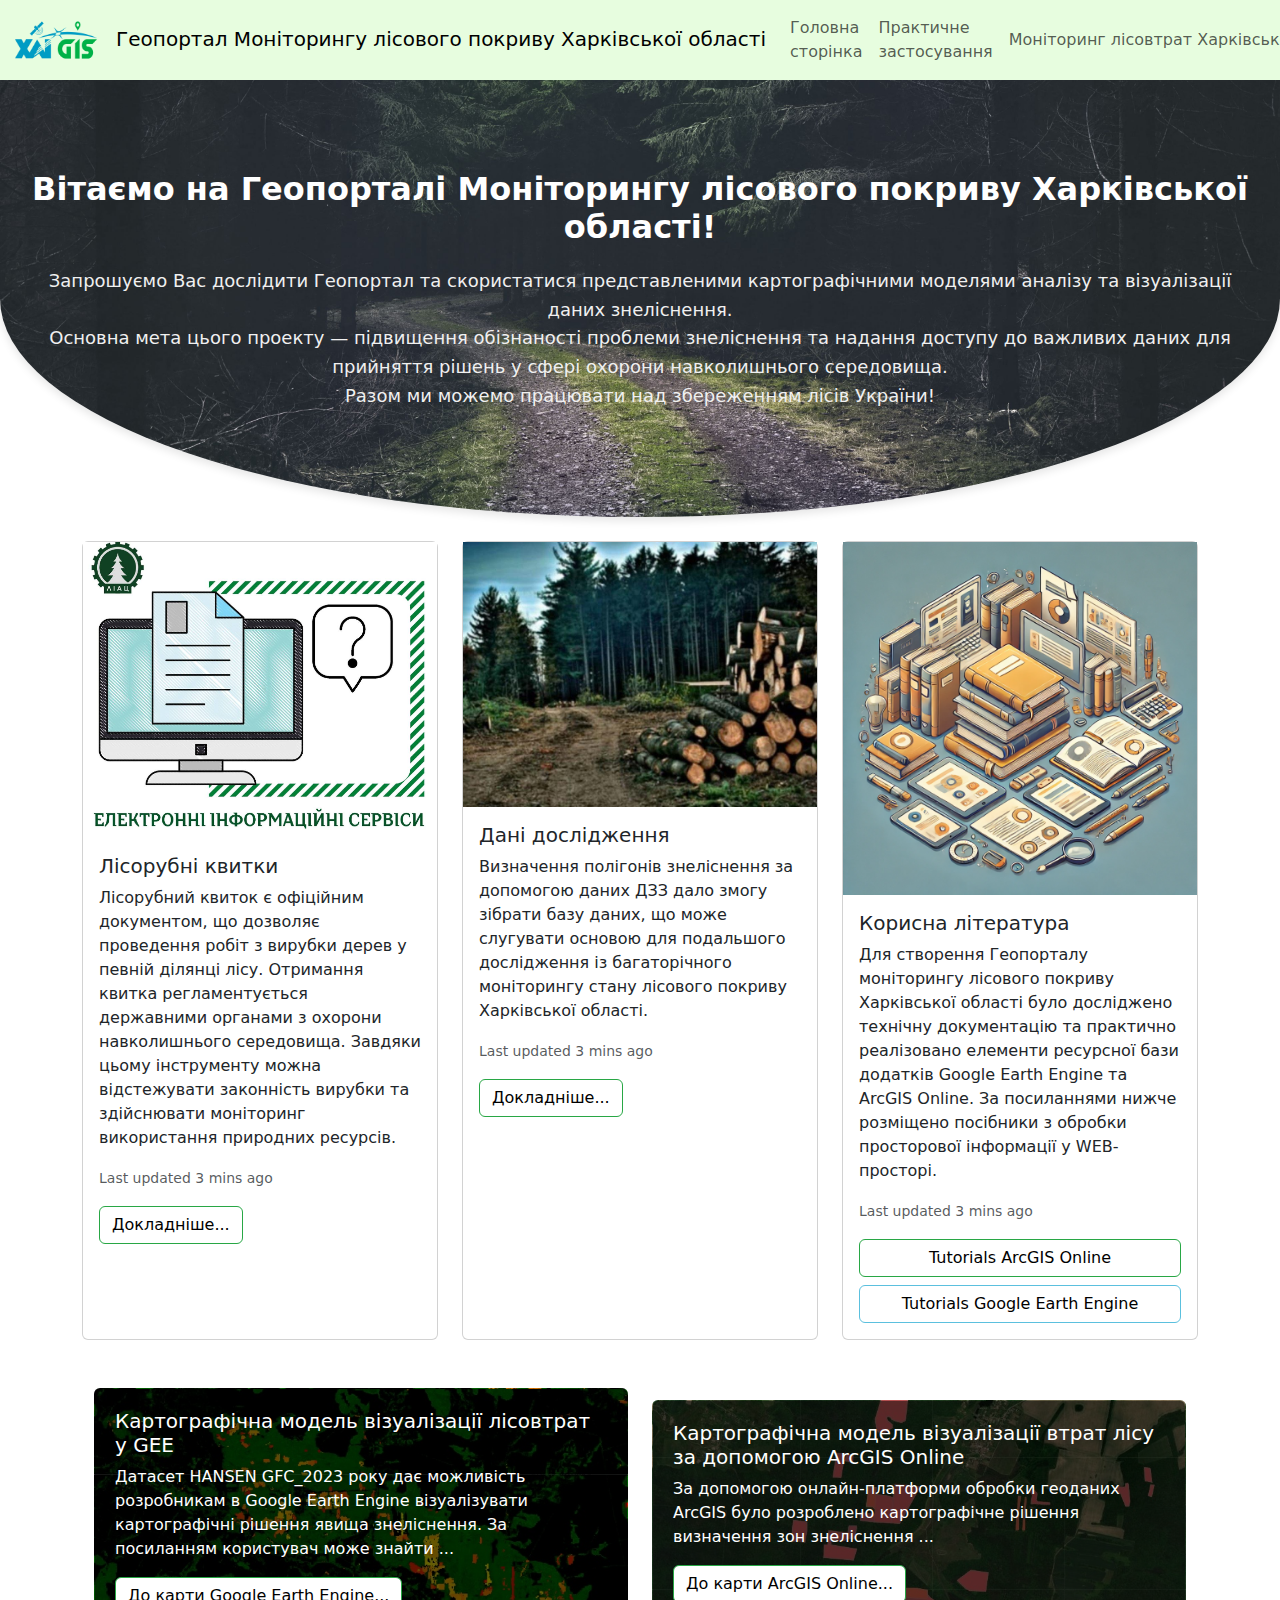
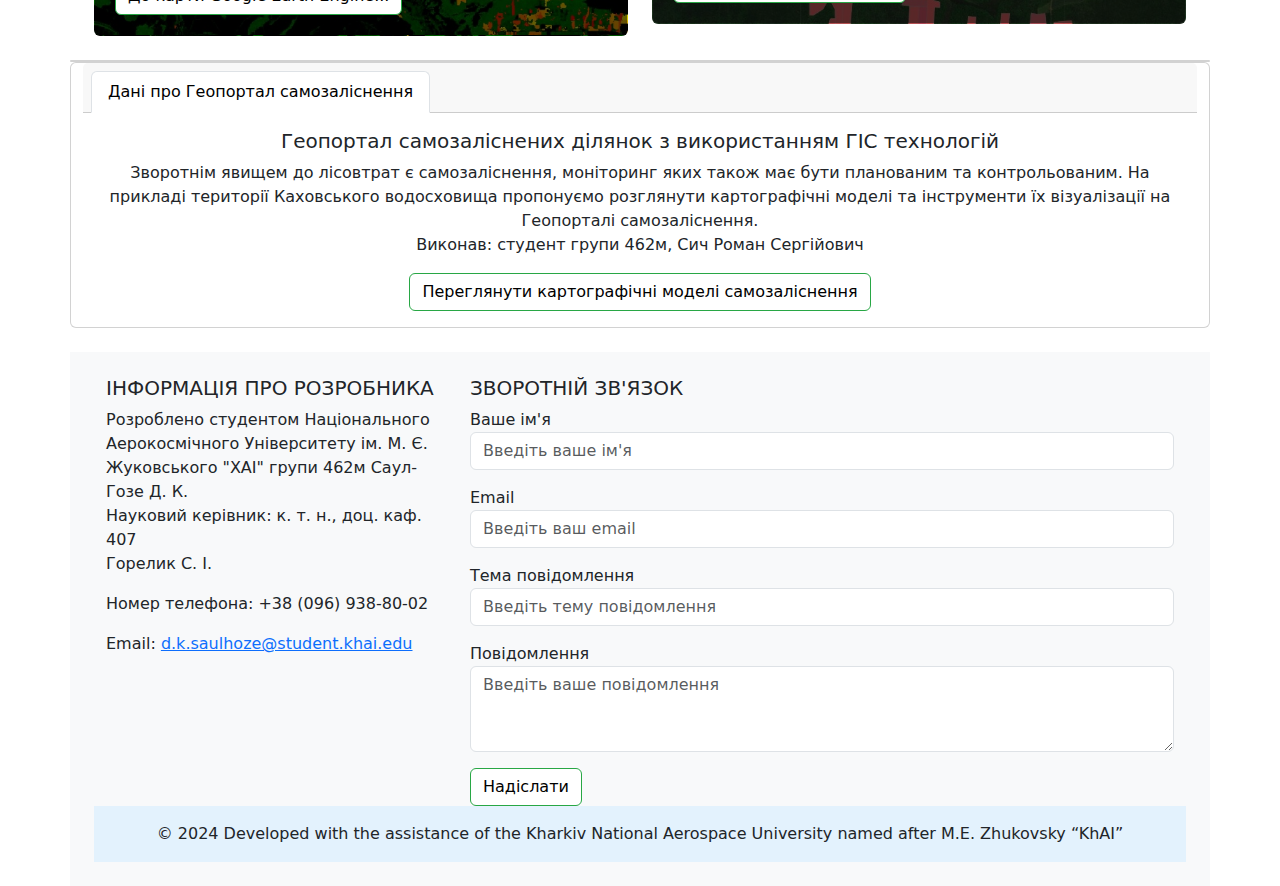
<file: index.html>
<!DOCTYPE html>
<html lang="en">
<head>
  <meta charset="UTF-8">
  <meta name="viewport" content="width=device-width, initial-scale=1.0">
  <title>Геопортал Моніторингу лісового покриву Харківської області</title>
  <link href="css/bootstrap.css" rel="stylesheet">
  <link rel="apple-touch-icon" sizes="180x180" href="files/apple-touch-icon.png">
  <link rel="icon" type="image/png" sizes="32x32" href="files/favicon-32x32.png">
  <link rel="icon" type="image/png" sizes="16x16" href="files/favicon-16x16.png">
  <link rel="manifest" href="files/site.webmanifest">
 

  

</head>
<nav class="navbar navbar-expand-lg navbar-light" style="background-color: #e7fddf;">
  <div class="container-fluid">
    <a class="navbar-brand" href="index.html">
      <img src="pictures/logo.png" alt="Лого" style="height: 40px; margin-right: 10px;">
      Геопортал Моніторингу лісового покриву Харківської області
    </a>
    <button class="navbar-toggler" type="button" data-bs-toggle="collapse" data-bs-target="#navbarNavAltMarkup" aria-controls="navbarNavAltMarkup" aria-expanded="false" aria-label="Toggle navigation">
      <span class="navbar-toggler-icon"></span>
    </button>
    <div class="collapse navbar-collapse" id="navbarNavAltMarkup">
      <div class="navbar-nav me-auto align-items-center"> <!-- Убедитесь, что все элементы выровнены по центру -->
        <a class="nav-link" aria-current="page" href="index.html?">Головна сторінка</a>
        <a class="nav-link" href="data.html">Практичне застосування</a>
        <div class="nav-item dropdown">
          <a class="nav-link dropdown-toggle" href="#" id="navbarDropdown" role="button" data-bs-toggle="dropdown" aria-expanded="false">
            Моніторинг лісовтрат Харківської області
          </a>
          <ul class="dropdown-menu" aria-labelledby="navbarDropdown">
            <li><a class="dropdown-item" href="https://ee-denchikandrienko.projects.earthengine.app/view/loggingkharkov">Моніторинг від GEE</a></li>
            <li><a class="dropdown-item" href="arcgis.html">Моніторинг від ArcGIS Online</a></li>
          </ul>
        </div>
        <a class="nav-link disabled" href="#" tabindex="-1" aria-disabled="true"></a>
      </div>
      <form class="d-flex">
        <input class="form-control me-2" type="search" placeholder="Я шукаю..." aria-label="Search">
        <button class="btn btn-outline-success" type="submit">Пошук</button>
      </form>
    </div>
  </div>
</nav>






<head>
  <style>
    /* Container styling */
    .curved-container {
      width: 100%; /* Full width */
      padding: 90px 30px; /* Increased padding for height */
      text-align: center; /* Center text */
      border-radius: 0 0 50% 50%; /* Curved bottom */
      background-color: #eef9ea; /* Light background color */
      background-image: url('pictures/vvvv.jpg'); /* Replace with your image path */
      background-size: cover;
      background-position: center;
      box-shadow: 0px 4px 8px rgba(0, 0, 0, 0.1); /* Subtle shadow */
      color: #ffffff; /* White text color for readability */
      margin: 0; /* Removes any default margin */
    }

    /* Title styling */
    .curved-container .info-title {
      font-size: 32px;
      font-weight: 900; /* Extra bold title */
      color: #ffffff; /* White title color */
      margin-bottom: 20px;
    }

    /* Text styling */
    .curved-container .info-text {
      font-size: 18px;
      color: #f0f0f0; /* Slightly off-white for better contrast */
      line-height: 1.6;
    }
  </style>
</head>
<body>

  <!-- Curved container -->
  <div class="curved-container">
    <h5 class="info-title">Вітаємо на Геопорталі Моніторингу лісового покриву Харківської області!</h5>
    <p class="info-text">
      Запрошуємо Вас дослідити Геопортал  та скористатися представленими картографічними моделями аналізу та візуалізації даних знеліснення.<br>Основна мета цього проекту — підвищення обізнаності проблеми знеліснення та надання доступу до важливих даних для прийняття рішень у сфері охорони навколишнього середовища.<br>Разом ми можемо працювати над збереженням лісів України!
    </p>
  </div>

</body>
</html>





<!-- Блок с картами под заголовками -->
<div class="container mt-4">
  <div class="row">
      <!-- Карта для "Теоретичні відомості" -->
      <div class="col-md-4 d-flex">
          <div class="card-custom card">
              <img src="pictures/ticket.png" class="card-img-top-custom" alt="Лісорубні квитки">
              <div class="card-body">
                  <h5 class="card-title">Лісорубні квитки</h5>
                  <p class="card-text">Лісорубний квиток є офіційним документом, що дозволяє проведення робіт з вирубки дерев у певній ділянці лісу. Отримання квитка регламентується державними органами з охорони навколишнього середовища. Завдяки цьому інструменту можна відстежувати законність вирубки та здійснювати моніторинг використання природних ресурсів.</p>
                  <p class="card-text"><small class="text-muted">Last updated 3 mins ago</small></p>
                  <!-- Добавляем кнопку -->
                  <a href="https://lk.ukrforest.com/forest-tickets/" target="_blank" class="btn btn-primary">Докладніше...</a>
              </div>
          </div>
      </div>

      <!-- Карта для "Методичні вказівки" -->
      <div class="col-md-4 d-flex">
          <div class="card-custom card">
              <img src="pictures/bazadanix.png" class="card-img-top-custom" alt="Методичні вказівки">
              <div class="card-body">
                  <h5 class="card-title">Дані дослідження</h5>
                  <p class="card-text">Визначення полігонів знеліснення за допомогою даних ДЗЗ дало змогу зібрати базу даних, що може слугувати основою для подальшого дослідження із багаторічного моніторингу стану лісового покриву Харківської області.</p>
                  <p class="card-text"><small class="text-muted">Last updated 3 mins ago</small></p>
                  <!-- Добавляем кнопку -->
                  <a href="data.html" target="_blank"class="btn btn-primary">Докладніше...</a>
              </div>
          </div>
      </div>

      <!-- Карта для "Корисна література" -->
      <div class="col-md-4 d-flex">
        <div class="card-custom card">
            <img src="pictures/literatura.png" class="card-img-top-custom" alt="Корисна література">
            <div class="card-body">
                <h5 class="card-title">Корисна література</h5>
                <p class="card-text">Для створення Геопорталу моніторингу лісового покриву Харківської області було досліджено технічну документацію та практично реалізовано елементи ресурсної бази додатків Google Earth Engine та ArcGIS Online. За посиланнями нижче розміщено посібники з обробки просторової інформації у WEB-просторі.</p>
                <p class="card-text"><small class="text-muted">Last updated 3 mins ago</small></p>
                <!-- Добавляем кнопки в Flex-контейнер для выравнивания -->
                <div class="d-flex flex-column">
                    <a href="https://www.esri.com/en-us/arcgis/products/arcgis-online/resources" target="_blank" class="btn btn-primary mb-2">Tutorials ArcGIS Online</a>
                    <a href="https://developers.google.com/earth-engine/datasets/" target="_blank" class="btn btn-secondary">Tutorials Google Earth Engine</a>
                </div>
            </div>
        </div>
      </div>
      




      <div class="row mt-5 justify-content-center" style="margin: 20px 30px 0 0;">
        <!-- First Card with Background Image -->
        <div class="col-sm-6 d-flex align-items-center">
          <div class="card flex-fill d-flex flex-column" style="background-image: url('pictures/geelink.jpg'); background-size: cover; background-position: center; color: white;">
            <div class="card-body d-flex flex-grow-1 flex-column" style="background-color: rgba(0, 0, 0, 0.6); border-radius: 5px; padding: 20px;">
              <h5 class="card-title">Картографічна модель візуалізації лісовтрат у GEE</h5>
              <p class="card-text">Датасет HANSEN GFC_2023 року дає можливість розробникам в Google Earth Engine візуалізувати картографічні рішення явища знеліснення. За посиланням користувач може знайти ...</p>
              <div class="mt-auto">
                <a href="https://ee-denchikandrienko.projects.earthengine.app/view/loggingkharkov" target="_blank" class="btn btn-primary">До карти Google Earth Engine...</a>
              </div>
            </div>
          </div>
        </div>
      
        <!-- Second Card with Background Image -->
        <div class="col-sm-6 d-flex align-items-center">
          <div class="card flex-fill d-flex flex-column" style="background-image: url('pictures/arclink.jpg'); background-size: cover; background-position: center; color: white;">
            <div class="card-body d-flex flex-grow-1 flex-column" style="background-color: rgba(0, 0, 0, 0.6); border-radius: 5px; padding: 20px;">
              <h5 class="card-title">Картографічна модель візуалізації втрат лісу за допомогою ArcGIS Online</h5>
              <p class="card-text">За допомогою онлайн-платформи обробки геоданих ArcGIS було розроблено картографічне рішення визначення зон знеліснення ...</p>
              <div class="mt-auto">
                <a href="arcgis.html" target="_blank" class="btn btn-primary">До карти ArcGIS Online...</a>
              </div>
            </div>
          </div>
        </div>
      </div>
      


<div class="card text-center mt-4"></div>
      <div class="card text-center">
        <div class="card-header">
          <ul class="nav nav-tabs card-header-tabs">
            <li class="nav-item">
              <a class="nav-link active" aria-current="true" href="#">Дані про Геопортал самозаліснення</a>
            </li>
          </ul>
        </div>
        <div class="card-body">
          <h5 class="card-title">Геопортал самозаліснених ділянок з використанням ГІС технологій</h5>
          <p class="card-text">Зворотнім явищем до лісовтрат є самозаліснення, моніторинг яких також має бути планованим та контрольованим. На прикладі території Каховського водосховища пропонуємо розглянути картографічні моделі та інструменти їх візуалізації на Геопорталі самозаліснення.<br>Виконав: студент групи 462м, Сич Роман Сергійович</p>
          <a href="https://heisdejavu.github.io/Kahovske_resoir_geo/index.html" target="_blank" class="btn btn-primary">Переглянути картографічні моделі самозаліснення</a>
        </div>
      </div>
    
      


<!-- Footer -->
<footer class="bg-light text-center text-lg-start mt-4">
  <div class="container-fluid p-4">
    <div class="row">
      <!-- Контактная информация -->
      <div class="col-lg-4 col-md-6 mb-4 mb-md-0">
        <h5 class="text-uppercase">Інформація про розробника</h5>
        <ul class="list-unstyled mb-0">
          <li>
            <p>Розроблено студентом Національного Аерокосмічного Університету ім. М. Є. Жуковського "ХАІ" групи 462м Саул-Гозе Д. К.<br>Науковий керівник: к. т. н., доц. каф. 407<br>Горелик С. І.</p>

          </li>
          <li>
            <p>Номер телефона: +38 (096) 938-80-02</p>
          </li>
          <li>
            <p>Email: <a href="mailto:denis@example.com">d.k.saulhoze@student.khai.edu</a></p>
          </li>
        </ul>
      </div>

<!-- Форма обратной связи -->
<div class="col-lg-8 col-md-6 mb-4 mb-md-0">
  <h5 class="text-uppercase">Зворотній зв'язок</h5>
  <form action="https://api.web3forms.com/submit" method="POST" id="contactForm">
    <!-- Добавляем ключ API -->
    <input type="hidden" name="access_key" value="00d009d6-f384-472d-87e5-00bc49c7595f">
    <div class="form-group mb-3">
      <label for="name">Ваше ім'я</label>
      <input type="text" class="form-control" id="name" name="name" placeholder="Введіть ваше ім'я" required>
    </div>
    <div class="form-group mb-3">
      <label for="email">Email</label>
      <input type="email" class="form-control" id="email" name="email" placeholder="Введіть ваш email" required>
    </div>
    <div class="form-group mb-3">
      <label for="subject">Тема повідомлення</label>
      <input type="text" class="form-control" id="subject" name="subject" placeholder="Введіть тему повідомлення" required>
    </div>
    <div class="form-group mb-3">
      <label for="message">Повідомлення</label>
      <textarea class="form-control" id="message" name="message" rows="3" placeholder="Введіть ваше повідомлення" required></textarea>
    </div>
    <button type="submit" class="btn btn-primary">Надіслати</button>
    <!-- Скрытое поле для предотвращения спама -->
    <input type="hidden" name="redirect" value="thank.html">
  </form>
</div>


  <!-- Copyright -->
  <div class="text-center p-3" style="background-color: #e3f2fd;">
    © 2024 Developed with the assistance of the Kharkiv National Aerospace University named after M.E. Zhukovsky “KhAI”
  </div>
</footer>





<script src="js/bootstrap.bundle.js"></script>
</html>
</file>
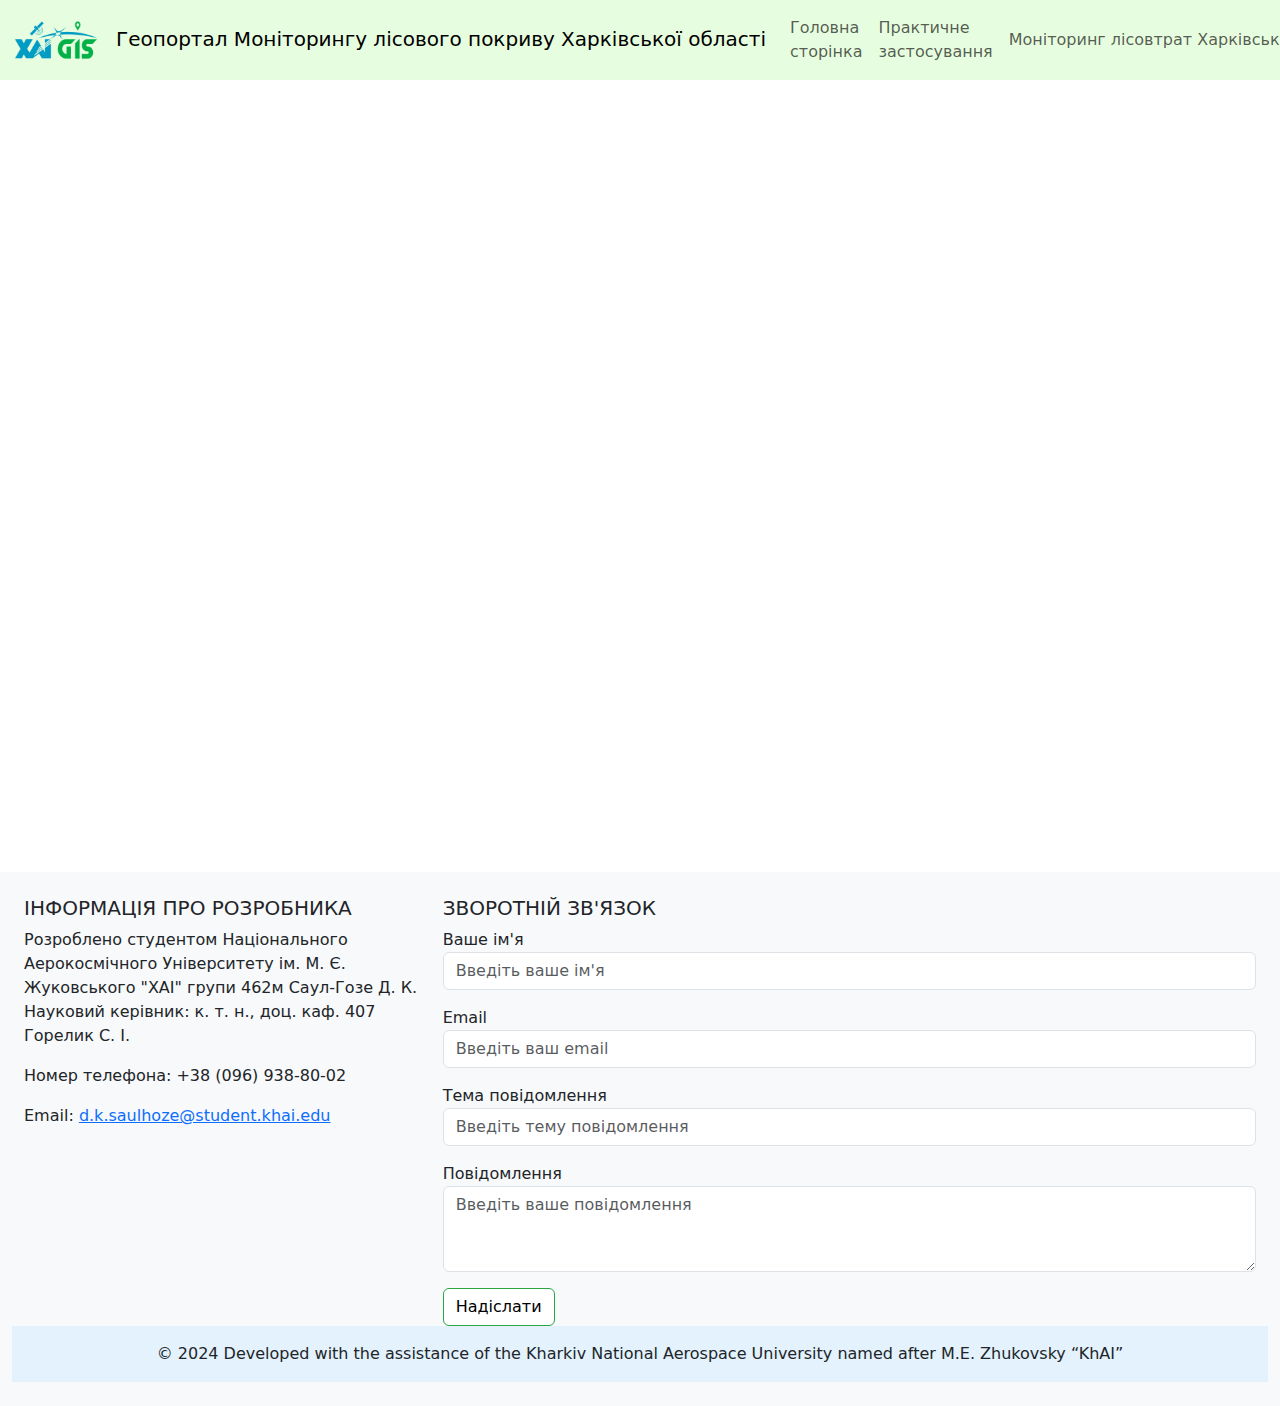
<file: arcgis.html>
<!DOCTYPE html>
<html lang="en">
<head>
  <meta charset="UTF-8">
  <meta name="viewport" content="width=device-width, initial-scale=1.0">
  <title>Моніторинг лісового покриву у ArcGIS Online</title>
  <link href="css/bootstrap.css" rel="stylesheet">
  <link rel="apple-touch-icon" sizes="180x180" href="files/apple-touch-icon.png">
  <link rel="icon" type="image/png" sizes="32x32" href="files/favicon-32x32.png">
  <link rel="icon" type="image/png" sizes="16x16" href="files/favicon-16x16.png">
  <link rel="manifest" href="files/site.webmanifest">
  

</head>
<nav class="navbar navbar-expand-lg navbar-light" style="background-color: #e7fddf;">
  <div class="container-fluid">
    <a class="navbar-brand" href="index.html">
      <img src="pictures/logo.png" alt="Лого" style="height: 40px; margin-right: 10px;">
      Геопортал Моніторингу лісового покриву Харківської області
    </a>
    <button class="navbar-toggler" type="button" data-bs-toggle="collapse" data-bs-target="#navbarNavAltMarkup" aria-controls="navbarNavAltMarkup" aria-expanded="false" aria-label="Toggle navigation">
      <span class="navbar-toggler-icon"></span>
    </button>
    <div class="collapse navbar-collapse" id="navbarNavAltMarkup">
      <div class="navbar-nav me-auto align-items-center"> <!-- Убедитесь, что все элементы выровнены по центру -->
        <a class="nav-link" aria-current="page" href="index.html?">Головна сторінка</a>
        <a class="nav-link" href="data.html">Практичне застосування</a>
        <div class="nav-item dropdown">
          <a class="nav-link dropdown-toggle" href="#" id="navbarDropdown" role="button" data-bs-toggle="dropdown" aria-expanded="false">
            Моніторинг лісовтрат Харківської області
          </a>
          <ul class="dropdown-menu" aria-labelledby="navbarDropdown">
            <li><a class="dropdown-item" href="https://ee-denchikandrienko.projects.earthengine.app/view/loggingkharkov">Моніторинг від GEE</a></li>
            <li><a class="dropdown-item" href="arcgis.html">Моніторинг від ArcGIS Online</a></li>
          </ul>
        </div>
        <a class="nav-link disabled" href="#" tabindex="-1" aria-disabled="true"></a>
      </div>
      <form class="d-flex">
        <input class="form-control me-2" type="search" placeholder="Я шукаю..." aria-label="Search">
        <button class="btn btn-outline-success" type="submit">Пошук</button>
      </form>
    </div>
  </div>
</nav>

<style>.embed-container {position: relative; padding-bottom: 60%; height: 0; max-width: 100%;} .embed-container iframe, .embed-container object, .embed-container iframe{position: absolute; top: 0; left: 0; width: 100%; height: 100%;} small{position: absolute; z-index: 40; bottom: 0; margin-bottom: -15px;}</style><div class="embed-container"><iframe width="500" height="400" frameborder="0" scrolling="no" marginheight="0" marginwidth="0" title="Саул-Гозе_462м_Лес" src="//www.arcgis.com/apps/Embed/index.html?webmap=3f5881d6f71e4105921fa0f780eea1cb&extent=35.2228,49.255,38.461,50.2926&zoom=true&previewImage=false&scale=true&legendlayers=true&disable_scroll=true&theme=light"></iframe></div>

<!-- Footer -->
<footer class="bg-light text-center text-lg-start mt-4">
  <div class="container-fluid p-4">
    <div class="row">
      <!-- Контактная информация -->
      <div class="col-lg-4 col-md-6 mb-4 mb-md-0">
        <h5 class="text-uppercase">Інформація про розробника</h5>
        <ul class="list-unstyled mb-0">
          <li>
            <p>Розроблено студентом Національного Аерокосмічного Університету ім. М. Є. Жуковського "ХАІ" групи 462м Саул-Гозе Д. К.<br>Науковий керівник: к. т. н., доц. каф. 407<br>Горелик С. І.</p>

          </li>
          <li>
            <p>Номер телефона: +38 (096) 938-80-02</p>
          </li>
          <li>
            <p>Email: <a href="mailto:denis@example.com">d.k.saulhoze@student.khai.edu</a></p>
          </li>
        </ul>
      </div>

 <!-- Форма обратной связи -->
<div class="col-lg-8 col-md-6 mb-4 mb-md-0">
  <h5 class="text-uppercase">Зворотній зв'язок</h5>
  <form action="https://api.web3forms.com/submit" method="POST" id="contactForm">
    <!-- Добавляем ключ API -->
    <input type="hidden" name="access_key" value="00d009d6-f384-472d-87e5-00bc49c7595f">
    <div class="form-group mb-3">
      <label for="name">Ваше ім'я</label>
      <input type="text" class="form-control" id="name" name="name" placeholder="Введіть ваше ім'я" required>
    </div>
    <div class="form-group mb-3">
      <label for="email">Email</label>
      <input type="email" class="form-control" id="email" name="email" placeholder="Введіть ваш email" required>
    </div>
    <div class="form-group mb-3">
      <label for="subject">Тема повідомлення</label>
      <input type="text" class="form-control" id="subject" name="subject" placeholder="Введіть тему повідомлення" required>
    </div>
    <div class="form-group mb-3">
      <label for="message">Повідомлення</label>
      <textarea class="form-control" id="message" name="message" rows="3" placeholder="Введіть ваше повідомлення" required></textarea>
    </div>
    <button type="submit" class="btn btn-primary">Надіслати</button>
    <!-- Скрытое поле для предотвращения спама -->
    <input type="hidden" name="redirect" value="thank.html">
  </form>
</div>

  <!-- Copyright -->
  <div class="text-center p-3" style="background-color: #e3f2fd;">
    © 2024 Developed with the assistance of the Kharkiv National Aerospace University named after M.E. Zhukovsky “KhAI”
  </div>
</footer>

<script src="js/bootstrap.bundle.js"></script>
</html>
</file>
